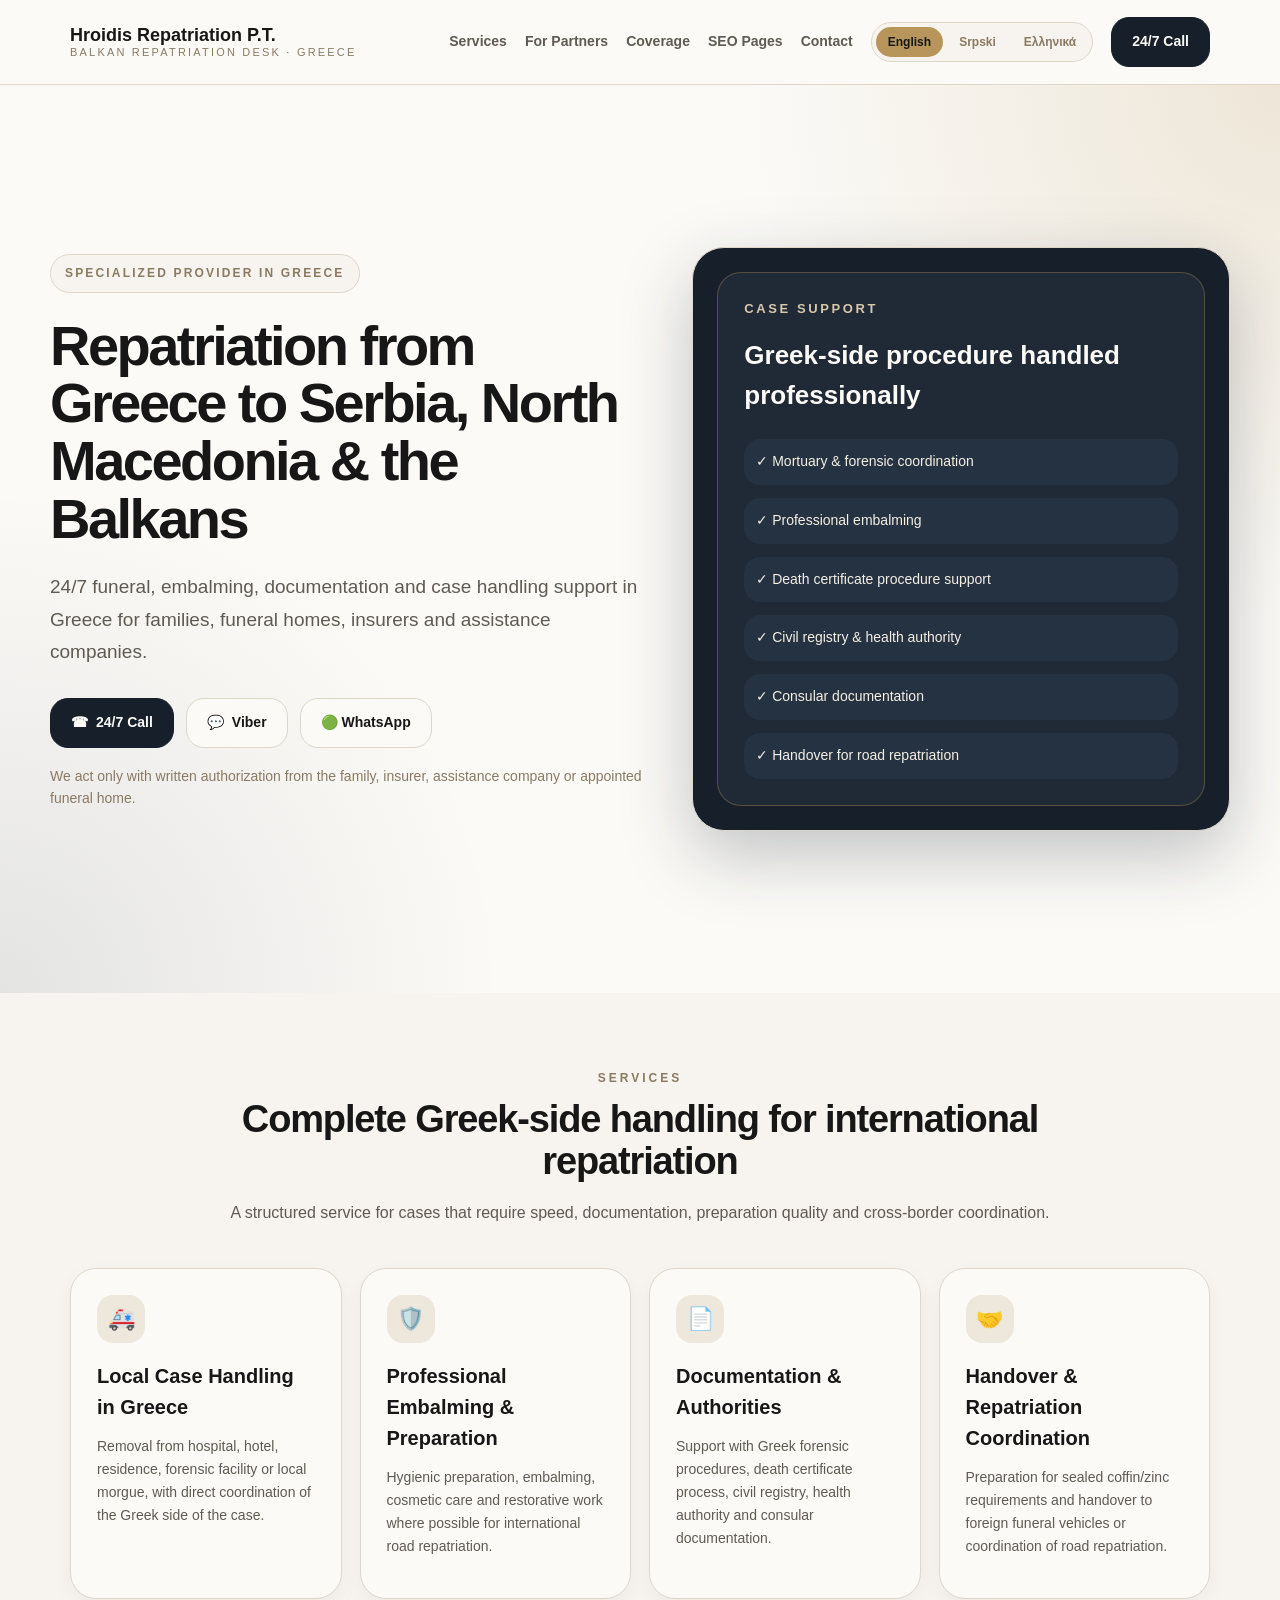
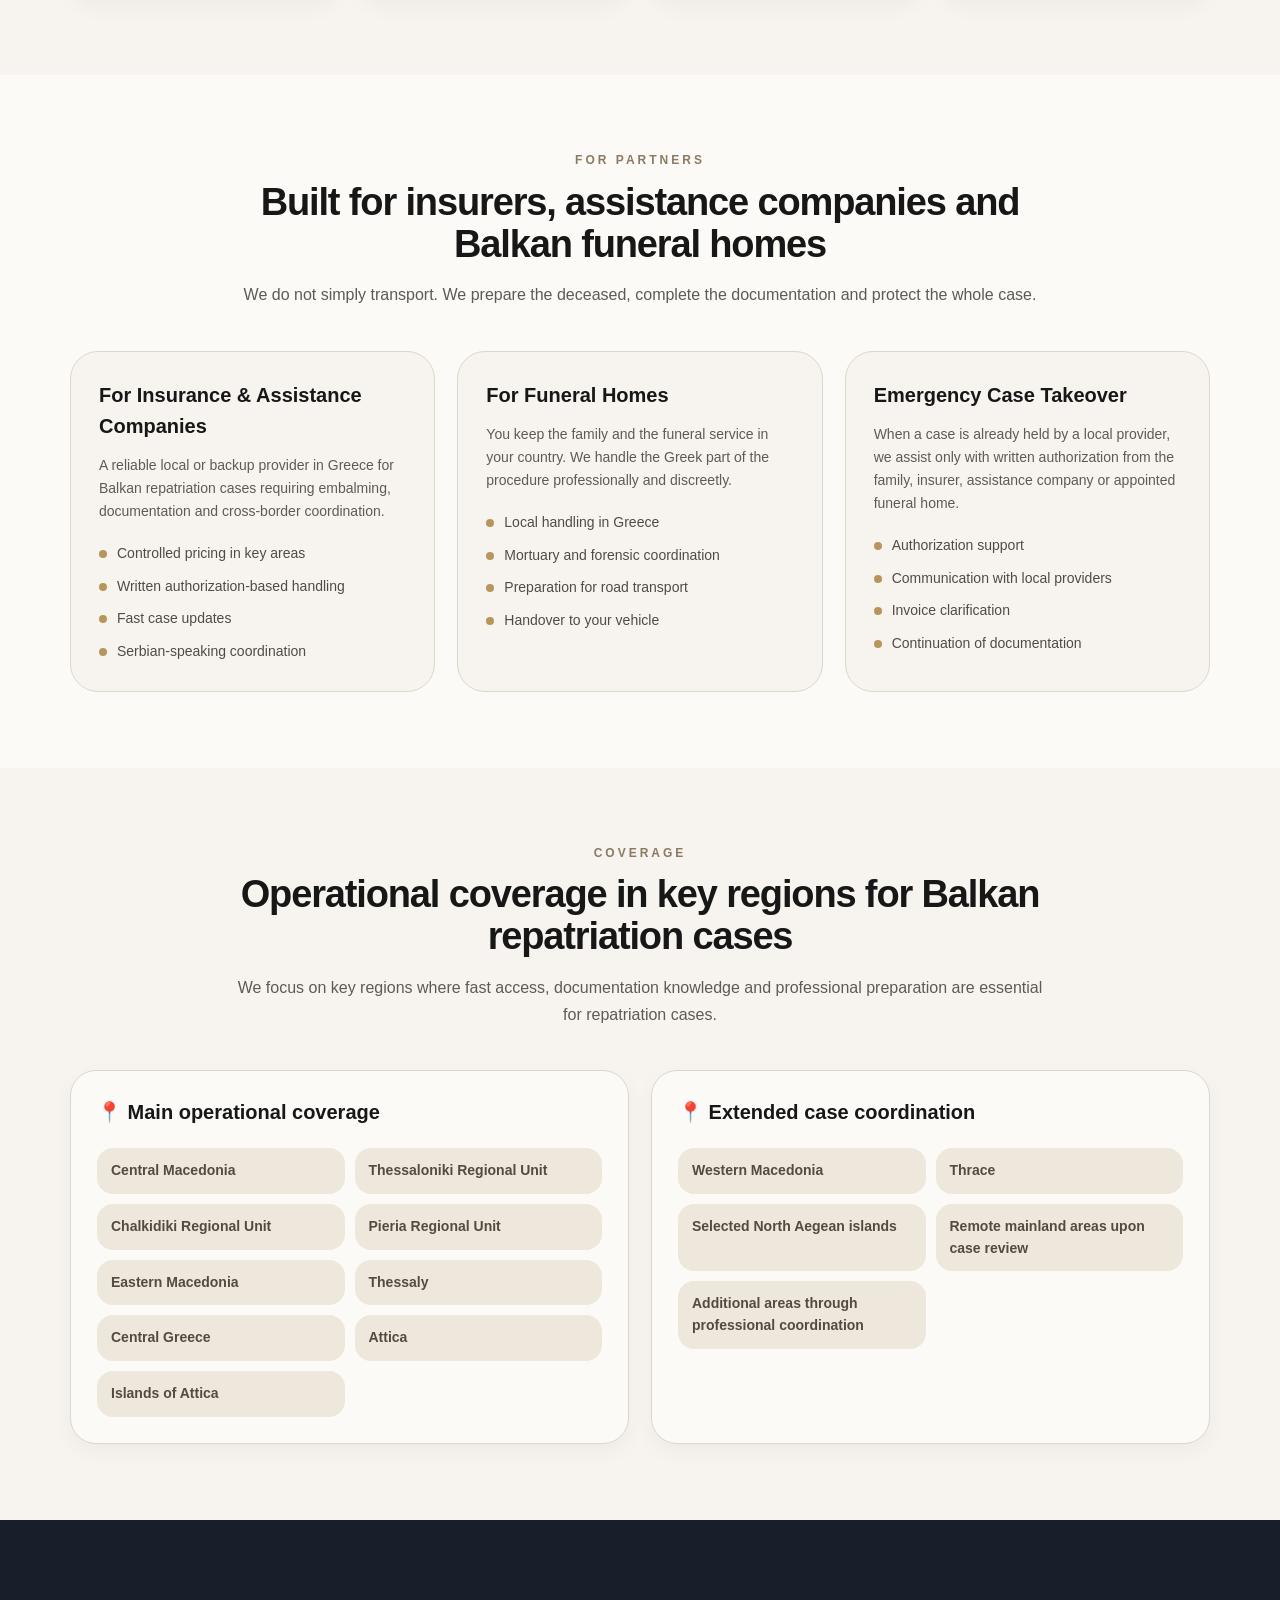
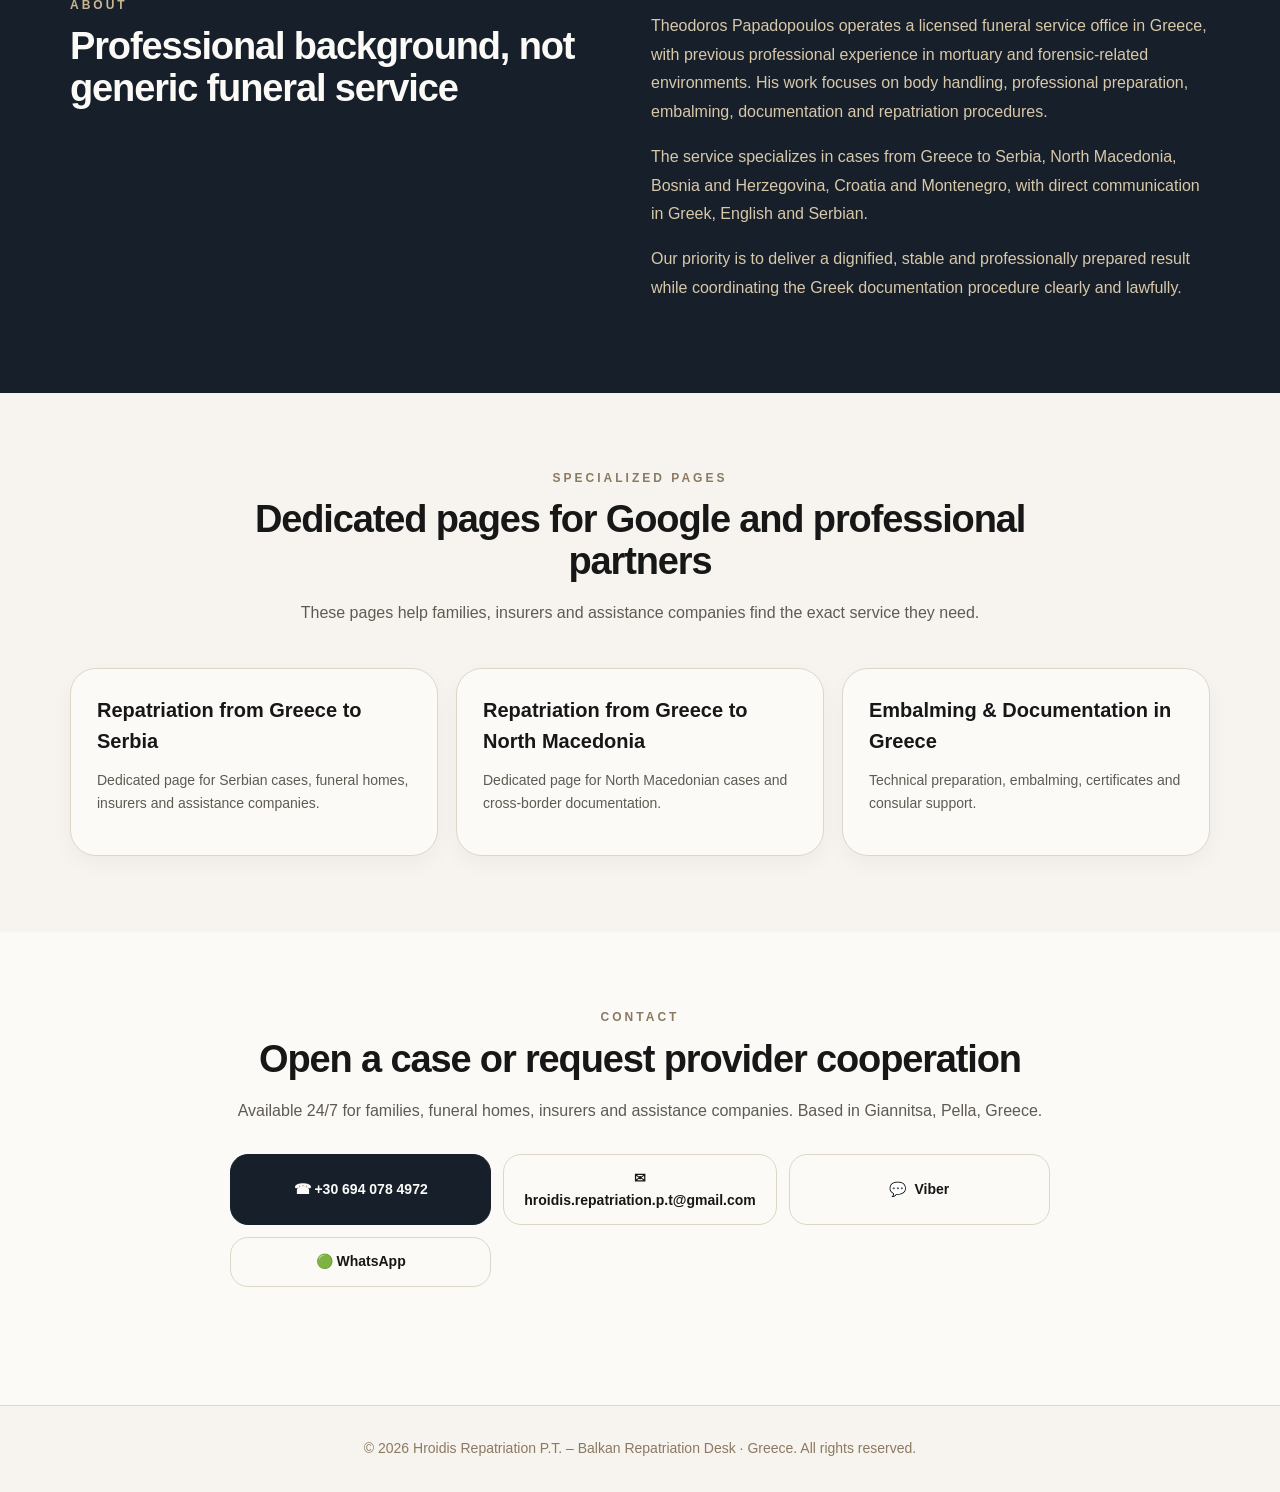
<file: index.html>
<!doctype html>
<html lang="en">
<head>
  <meta charset="utf-8"><meta name="viewport" content="width=device-width,initial-scale=1">
  <title>Hroidis Repatriation P.T. | Repatriation from Greece to Serbia & Balkans</title>
  <meta name="description" content="24/7 funeral, embalming, documentation and repatriation support in Greece for Serbia, North Macedonia and the Balkans.">
  <link rel="canonical" href="https://repatriation.hroidis.com/">
  <link rel="stylesheet" href="/style.css">
</head>
<body>
<header>
  <div class="wrap">
    <div class="nav">
      <a href="#top" class="brand"><strong>Hroidis Repatriation P.T.</strong><span data-i="brandSub">Balkan Repatriation Desk · Greece</span></a>
      <nav class="menu">
        <a href="#services" data-i="nav0">Services</a><a href="#partners" data-i="nav1">For Partners</a><a href="#coverage" data-i="nav2">Coverage</a><a href="#seo-pages" data-i="nav3">SEO Pages</a><a href="#contact" data-i="nav4">Contact</a>
        <div class="langs"><button onclick="setLang('en')" id="btn-en" class="active">English</button><button onclick="setLang('sr')" id="btn-sr">Srpski</button><button onclick="setLang('el')" id="btn-el">Ελληνικά</button></div>
        <a class="btn dark" href="tel:+306940784972" data-i="call">24/7 Call</a>
      </nav>
      <button class="mobile-toggle" onclick="toggleMenu()">☰</button>
    </div>
    <div class="mobile-menu" id="mobileMenu">
      <div class="langs"><button onclick="setLang('en')" id="m-btn-en" class="active">English</button><button onclick="setLang('sr')" id="m-btn-sr">Srpski</button><button onclick="setLang('el')" id="m-btn-el">Ελληνικά</button></div>
      <a href="#services" data-i="nav0">Services</a><a href="#partners" data-i="nav1">For Partners</a><a href="#coverage" data-i="nav2">Coverage</a><a href="#seo-pages" data-i="nav3">SEO Pages</a><a href="#contact" data-i="nav4">Contact</a>
    </div>
  </div>
</header>
<main id="top">
<section class="hero"><div class="wrap hero-grid"><div><div class="badge" data-i="heroBadge">Specialized Provider in Greece</div><h1 data-i="heroTitle">Repatriation from Greece to Serbia, North Macedonia & the Balkans</h1><p class="lead" data-i="heroText">24/7 funeral, embalming, documentation and case handling support in Greece for families, funeral homes, insurers and assistance companies.</p><div class="cta"><a class="btn dark" href="tel:+306940784972">☎ <span data-i="call">24/7 Call</span></a><a class="btn light" href="viber://chat?number=%2B306940784972">💬 <span data-i="whatsapp">Viber</span></a><a class="btn light" href="https://wa.me/306940784972">🟢 WhatsApp</a></div><p class="note" data-i="authorization">We act only with written authorization from the family, insurer, assistance company or appointed funeral home.</p></div><div class="case-card"><div class="case-inner"><div class="case-label" data-i="caseSupport">Case Support</div><h3 data-i="caseTitle">Greek-side procedure handled professionally</h3><div class="check-list" id="caseItems"></div></div></div></div></section>
<section id="services"><div class="wrap"><div class="section-title"><div class="eyebrow" data-i="servicesEyebrow">Services</div><h2 data-i="servicesTitle">Complete Greek-side handling for international repatriation</h2><p data-i="servicesText">A structured service for cases that require speed, documentation, preparation quality and cross-border coordination.</p></div><div class="grid4" id="servicesGrid"></div></div></section>
<section id="partners" style="background:var(--card)"><div class="wrap"><div class="section-title"><div class="eyebrow" data-i="partnersEyebrow">For Partners</div><h2 data-i="partnersTitle">Built for insurers, assistance companies and Balkan funeral homes</h2><p data-i="partnersText">We do not simply transport. We prepare the deceased, complete the documentation and protect the whole case.</p></div><div class="grid3" id="audiencesGrid"></div></div></section>
<section id="coverage"><div class="wrap"><div class="section-title"><div class="eyebrow" data-i="coverageEyebrow">Coverage</div><h2 data-i="coverageTitle">Operational coverage in key regions for Balkan repatriation cases</h2><p data-i="coverageText">We focus on key regions where fast access, documentation knowledge and professional preparation are essential for repatriation cases.</p></div><div class="grid2"><div class="card"><h3>📍 <span data-i="mainCoverage">Main operational coverage</span></h3><div class="area-grid" id="coverageDirect" style="margin-top:20px"></div></div><div class="card"><h3>📍 <span data-i="extendedCoverage">Extended case coordination</span></h3><div class="area-grid" id="coverageExtended" style="margin-top:20px"></div></div></div></div></section>
<section id="about" class="dark-section"><div class="wrap grid2"><div><div class="eyebrow" data-i="aboutEyebrow">About</div><h2 data-i="aboutTitle">Professional background, not generic funeral service</h2></div><div id="aboutParagraphs"></div></div></section>
<section id="seo-pages"><div class="wrap"><div class="section-title"><div class="eyebrow" data-i="seoEyebrow">Specialized Pages</div><h2 data-i="seoTitle">Dedicated pages for Google and professional partners</h2><p data-i="seoText">These pages help families, insurers and assistance companies find the exact service they need.</p></div><div class="seo-links"><a class="card" href="/serbia/"><h3>Repatriation from Greece to Serbia</h3><p>Dedicated page for Serbian cases, funeral homes, insurers and assistance companies.</p></a><a class="card" href="/north-macedonia/"><h3>Repatriation from Greece to North Macedonia</h3><p>Dedicated page for North Macedonian cases and cross-border documentation.</p></a><a class="card" href="/embalming-documentation/"><h3>Embalming & Documentation in Greece</h3><p>Technical preparation, embalming, certificates and consular support.</p></a></div></div></section>
<section id="contact" style="background:var(--card)"><div class="wrap"><div class="section-title"><div class="eyebrow" data-i="contactEyebrow">Contact</div><h2 data-i="contactTitle">Open a case or request provider cooperation</h2><p data-i="contactText">Available 24/7 for families, funeral homes, insurers and assistance companies. Based in Giannitsa, Pella, Greece.</p><div class="contact-grid"><a class="btn dark" href="tel:+306940784972">☎ +30 694 078 4972</a><a class="btn light" href="mailto:hroidis.repatriation.p.t@gmail.com">✉ hroidis.repatriation.p.t@gmail.com</a><a class="btn light" href="viber://chat?number=%2B306940784972">💬 <span data-i="whatsapp">Viber</span></a><a class="btn light" href="https://wa.me/306940784972">🟢 WhatsApp</a></div></div></div></section>
</main>
<footer>© <span id="year"></span> Hroidis Repatriation P.T. – Balkan Repatriation Desk · Greece. All rights reserved.</footer>
<script src="/main.js"></script>
</body>
</html>
</file>
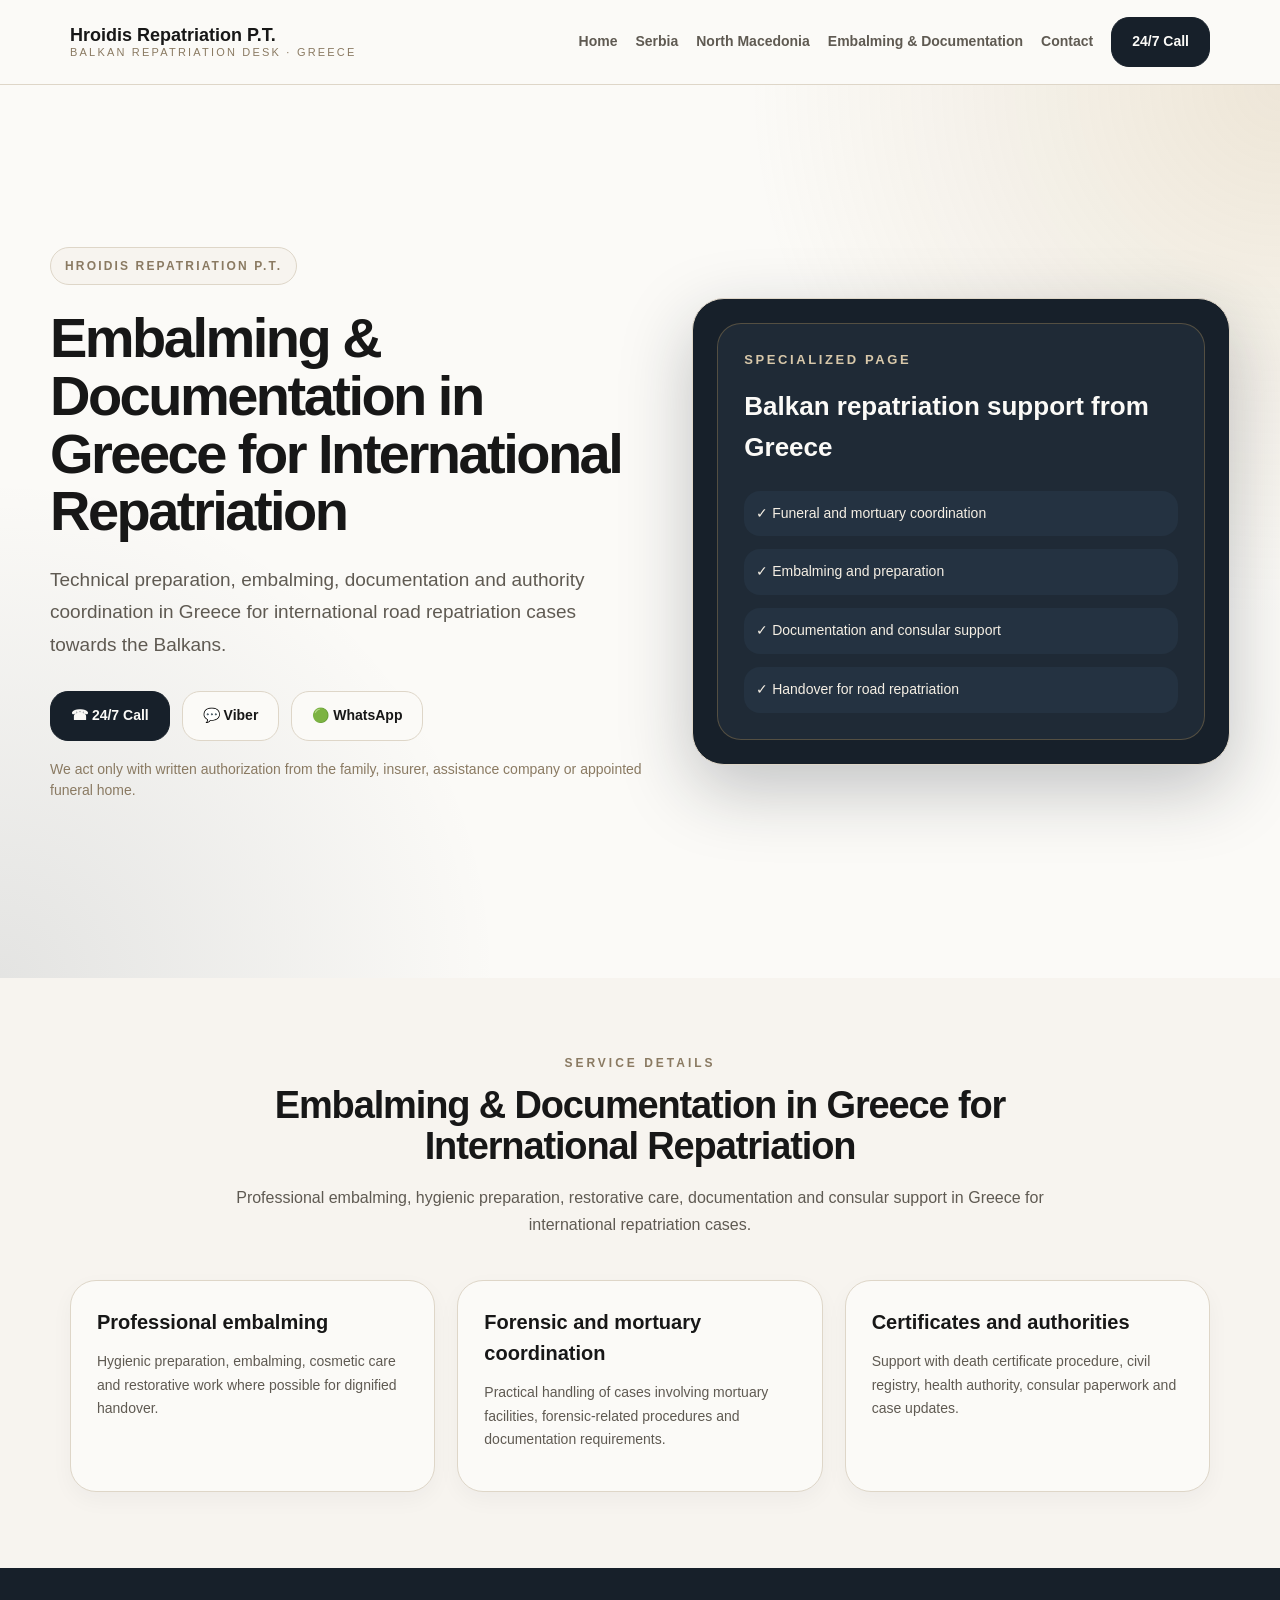
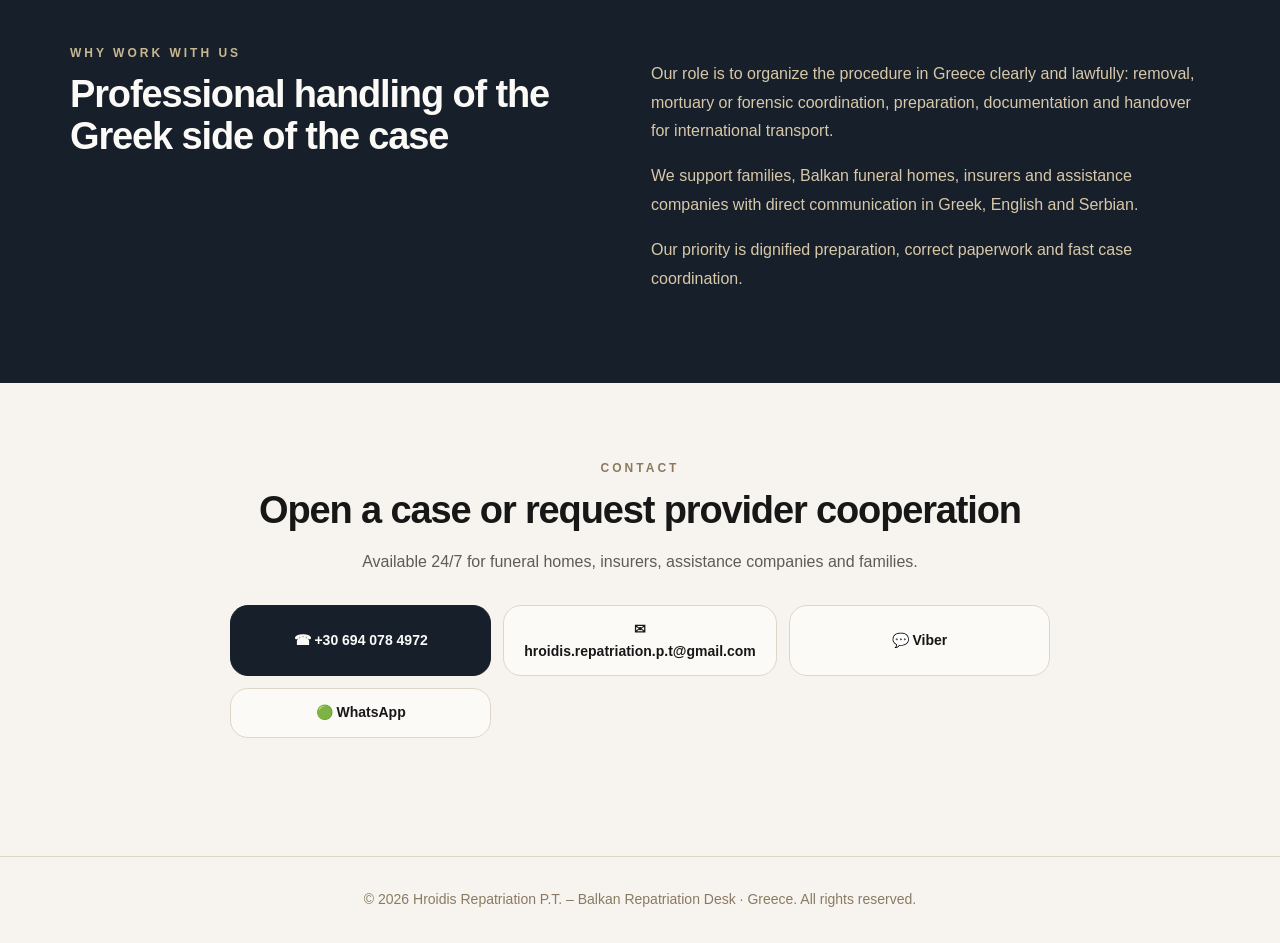
<file: embalming-documentation.html>
<!doctype html>
<html lang="en">
<head>
  <meta charset="utf-8"><meta name="viewport" content="width=device-width,initial-scale=1">
  <title>Embalming &amp; Documentation in Greece for Repatriation | Hroidis Repatriation P.T.</title>
  <meta name="description" content="Professional embalming, hygienic preparation, restorative care, documentation and consular support in Greece for international repatriation cases.">
  <meta name="keywords" content="embalming Greece repatriation, documentation for body repatriation Greece, balsamovanje u Grčkoj, funeral documents Greece">
  <link rel="canonical" href="https://repatriation.hroidis.com/embalming-documentation/">
  <link rel="stylesheet" href="/style.css">
</head>
<body>
<header><div class="wrap"><div class="nav"><a href="/" class="brand"><strong>Hroidis Repatriation P.T.</strong><span>Balkan Repatriation Desk · Greece</span></a><nav class="menu"><a href="/">Home</a><a href="/serbia/">Serbia</a><a href="/north-macedonia/">North Macedonia</a><a href="/embalming-documentation/">Embalming & Documentation</a><a href="/#contact">Contact</a><a class="btn dark" href="tel:+306940784972">24/7 Call</a></nav><button class="mobile-toggle" onclick="toggleMenu()">☰</button></div><div class="mobile-menu" id="mobileMenu"><a href="/">Home</a><a href="/serbia/">Serbia</a><a href="/north-macedonia/">North Macedonia</a><a href="/embalming-documentation/">Embalming & Documentation</a></div></div></header>
<main id="top">
<section class="hero"><div class="wrap hero-grid"><div><div class="badge">Hroidis Repatriation P.T.</div><h1>Embalming &amp; Documentation in Greece for International Repatriation</h1><p class="lead">Technical preparation, embalming, documentation and authority coordination in Greece for international road repatriation cases towards the Balkans.</p><div class="cta"><a class="btn dark" href="tel:+306940784972">☎ 24/7 Call</a><a class="btn light" href="viber://chat?number=%2B306940784972">💬 Viber</a><a class="btn light" href="https://wa.me/306940784972">🟢 WhatsApp</a></div><p class="note">We act only with written authorization from the family, insurer, assistance company or appointed funeral home.</p></div><div class="case-card"><div class="case-inner"><div class="case-label">Specialized page</div><h3>Balkan repatriation support from Greece</h3><div class="check-list"><div class="check">✓ Funeral and mortuary coordination</div><div class="check">✓ Embalming and preparation</div><div class="check">✓ Documentation and consular support</div><div class="check">✓ Handover for road repatriation</div></div></div></div></div></section>
<section><div class="wrap"><div class="section-title"><div class="eyebrow">Service details</div><h2>Embalming &amp; Documentation in Greece for International Repatriation</h2><p>Professional embalming, hygienic preparation, restorative care, documentation and consular support in Greece for international repatriation cases.</p></div><div class="grid3"><div class='card'><h3>Professional embalming</h3><p>Hygienic preparation, embalming, cosmetic care and restorative work where possible for dignified handover.</p></div><div class='card'><h3>Forensic and mortuary coordination</h3><p>Practical handling of cases involving mortuary facilities, forensic-related procedures and documentation requirements.</p></div><div class='card'><h3>Certificates and authorities</h3><p>Support with death certificate procedure, civil registry, health authority, consular paperwork and case updates.</p></div></div></div></section>
<section class="dark-section"><div class="wrap grid2"><div><div class="eyebrow">Why work with us</div><h2>Professional handling of the Greek side of the case</h2></div><div><p>Our role is to organize the procedure in Greece clearly and lawfully: removal, mortuary or forensic coordination, preparation, documentation and handover for international transport.</p><p>We support families, Balkan funeral homes, insurers and assistance companies with direct communication in Greek, English and Serbian.</p><p>Our priority is dignified preparation, correct paperwork and fast case coordination.</p></div></div></section>
<section><div class="wrap"><div class="section-title"><div class="eyebrow">Contact</div><h2>Open a case or request provider cooperation</h2><p>Available 24/7 for funeral homes, insurers, assistance companies and families.</p><div class="contact-grid"><a class="btn dark" href="tel:+306940784972">☎ +30 694 078 4972</a><a class="btn light" href="mailto:hroidis.repatriation.p.t@gmail.com">✉ hroidis.repatriation.p.t@gmail.com</a><a class="btn light" href="viber://chat?number=%2B306940784972">💬 Viber</a><a class="btn light" href="https://wa.me/306940784972">🟢 WhatsApp</a></div></div></div></section>
</main><footer>© <span id="year"></span> Hroidis Repatriation P.T. – Balkan Repatriation Desk · Greece. All rights reserved.</footer>
<script>function toggleMenu(){document.getElementById("mobileMenu").classList.toggle("open")}document.getElementById("year").textContent=new Date().getFullYear();</script>
</body></html>
</file>
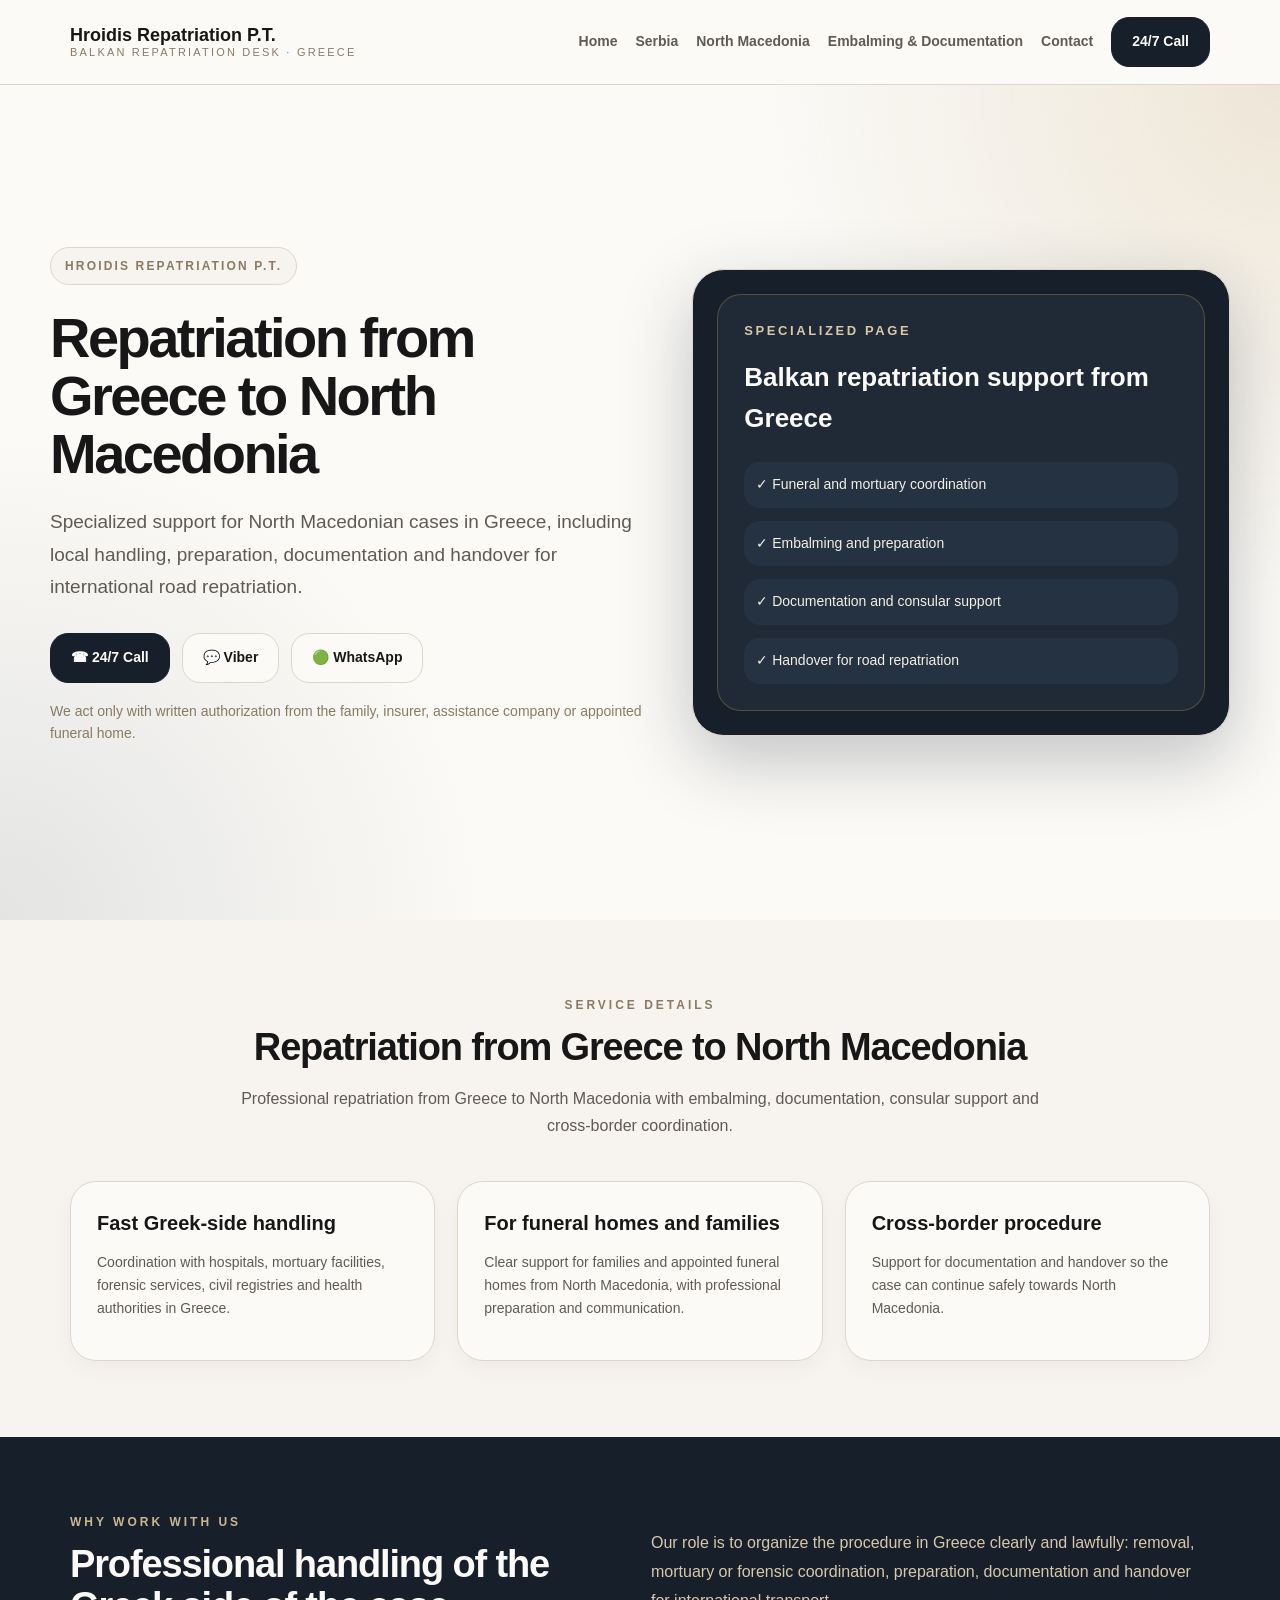
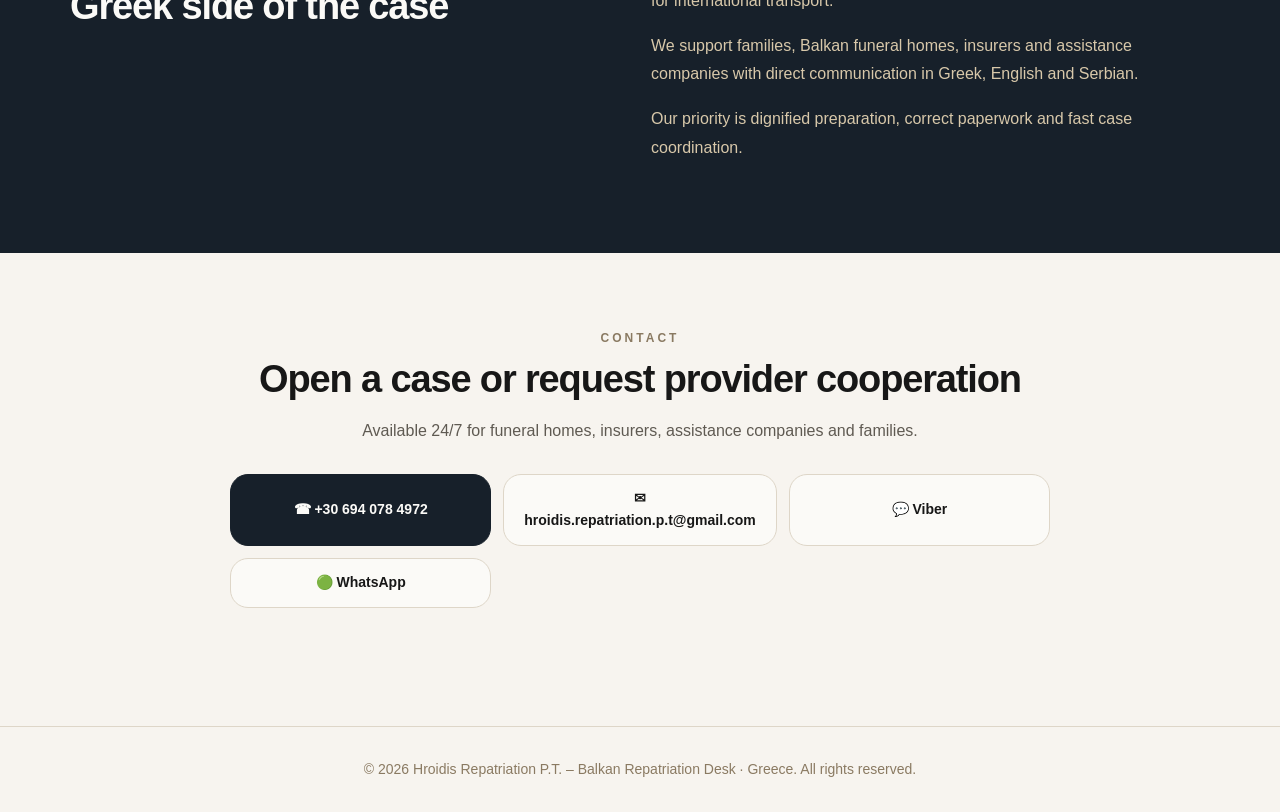
<file: north-macedonia.html>
<!doctype html>
<html lang="en">
<head>
  <meta charset="utf-8"><meta name="viewport" content="width=device-width,initial-scale=1">
  <title>Repatriation from Greece to North Macedonia | Hroidis Repatriation P.T.</title>
  <meta name="description" content="Professional repatriation from Greece to North Macedonia with embalming, documentation, consular support and cross-border coordination.">
  <meta name="keywords" content="repatriation from Greece to North Macedonia, body transport Greece North Macedonia, prevoz pokojnika iz Grčke za Makedoniju, repatrijacija iz Grčke">
  <link rel="canonical" href="https://repatriation.hroidis.com/north-macedonia/">
  <link rel="stylesheet" href="/style.css">
</head>
<body>
<header><div class="wrap"><div class="nav"><a href="/" class="brand"><strong>Hroidis Repatriation P.T.</strong><span>Balkan Repatriation Desk · Greece</span></a><nav class="menu"><a href="/">Home</a><a href="/serbia/">Serbia</a><a href="/north-macedonia/">North Macedonia</a><a href="/embalming-documentation/">Embalming & Documentation</a><a href="/#contact">Contact</a><a class="btn dark" href="tel:+306940784972">24/7 Call</a></nav><button class="mobile-toggle" onclick="toggleMenu()">☰</button></div><div class="mobile-menu" id="mobileMenu"><a href="/">Home</a><a href="/serbia/">Serbia</a><a href="/north-macedonia/">North Macedonia</a><a href="/embalming-documentation/">Embalming & Documentation</a></div></div></header>
<main id="top">
<section class="hero"><div class="wrap hero-grid"><div><div class="badge">Hroidis Repatriation P.T.</div><h1>Repatriation from Greece to North Macedonia</h1><p class="lead">Specialized support for North Macedonian cases in Greece, including local handling, preparation, documentation and handover for international road repatriation.</p><div class="cta"><a class="btn dark" href="tel:+306940784972">☎ 24/7 Call</a><a class="btn light" href="viber://chat?number=%2B306940784972">💬 Viber</a><a class="btn light" href="https://wa.me/306940784972">🟢 WhatsApp</a></div><p class="note">We act only with written authorization from the family, insurer, assistance company or appointed funeral home.</p></div><div class="case-card"><div class="case-inner"><div class="case-label">Specialized page</div><h3>Balkan repatriation support from Greece</h3><div class="check-list"><div class="check">✓ Funeral and mortuary coordination</div><div class="check">✓ Embalming and preparation</div><div class="check">✓ Documentation and consular support</div><div class="check">✓ Handover for road repatriation</div></div></div></div></div></section>
<section><div class="wrap"><div class="section-title"><div class="eyebrow">Service details</div><h2>Repatriation from Greece to North Macedonia</h2><p>Professional repatriation from Greece to North Macedonia with embalming, documentation, consular support and cross-border coordination.</p></div><div class="grid3"><div class='card'><h3>Fast Greek-side handling</h3><p>Coordination with hospitals, mortuary facilities, forensic services, civil registries and health authorities in Greece.</p></div><div class='card'><h3>For funeral homes and families</h3><p>Clear support for families and appointed funeral homes from North Macedonia, with professional preparation and communication.</p></div><div class='card'><h3>Cross-border procedure</h3><p>Support for documentation and handover so the case can continue safely towards North Macedonia.</p></div></div></div></section>
<section class="dark-section"><div class="wrap grid2"><div><div class="eyebrow">Why work with us</div><h2>Professional handling of the Greek side of the case</h2></div><div><p>Our role is to organize the procedure in Greece clearly and lawfully: removal, mortuary or forensic coordination, preparation, documentation and handover for international transport.</p><p>We support families, Balkan funeral homes, insurers and assistance companies with direct communication in Greek, English and Serbian.</p><p>Our priority is dignified preparation, correct paperwork and fast case coordination.</p></div></div></section>
<section><div class="wrap"><div class="section-title"><div class="eyebrow">Contact</div><h2>Open a case or request provider cooperation</h2><p>Available 24/7 for funeral homes, insurers, assistance companies and families.</p><div class="contact-grid"><a class="btn dark" href="tel:+306940784972">☎ +30 694 078 4972</a><a class="btn light" href="mailto:hroidis.repatriation.p.t@gmail.com">✉ hroidis.repatriation.p.t@gmail.com</a><a class="btn light" href="viber://chat?number=%2B306940784972">💬 Viber</a><a class="btn light" href="https://wa.me/306940784972">🟢 WhatsApp</a></div></div></div></section>
</main><footer>© <span id="year"></span> Hroidis Repatriation P.T. – Balkan Repatriation Desk · Greece. All rights reserved.</footer>
<script>function toggleMenu(){document.getElementById("mobileMenu").classList.toggle("open")}document.getElementById("year").textContent=new Date().getFullYear();</script>
</body></html>
</file>
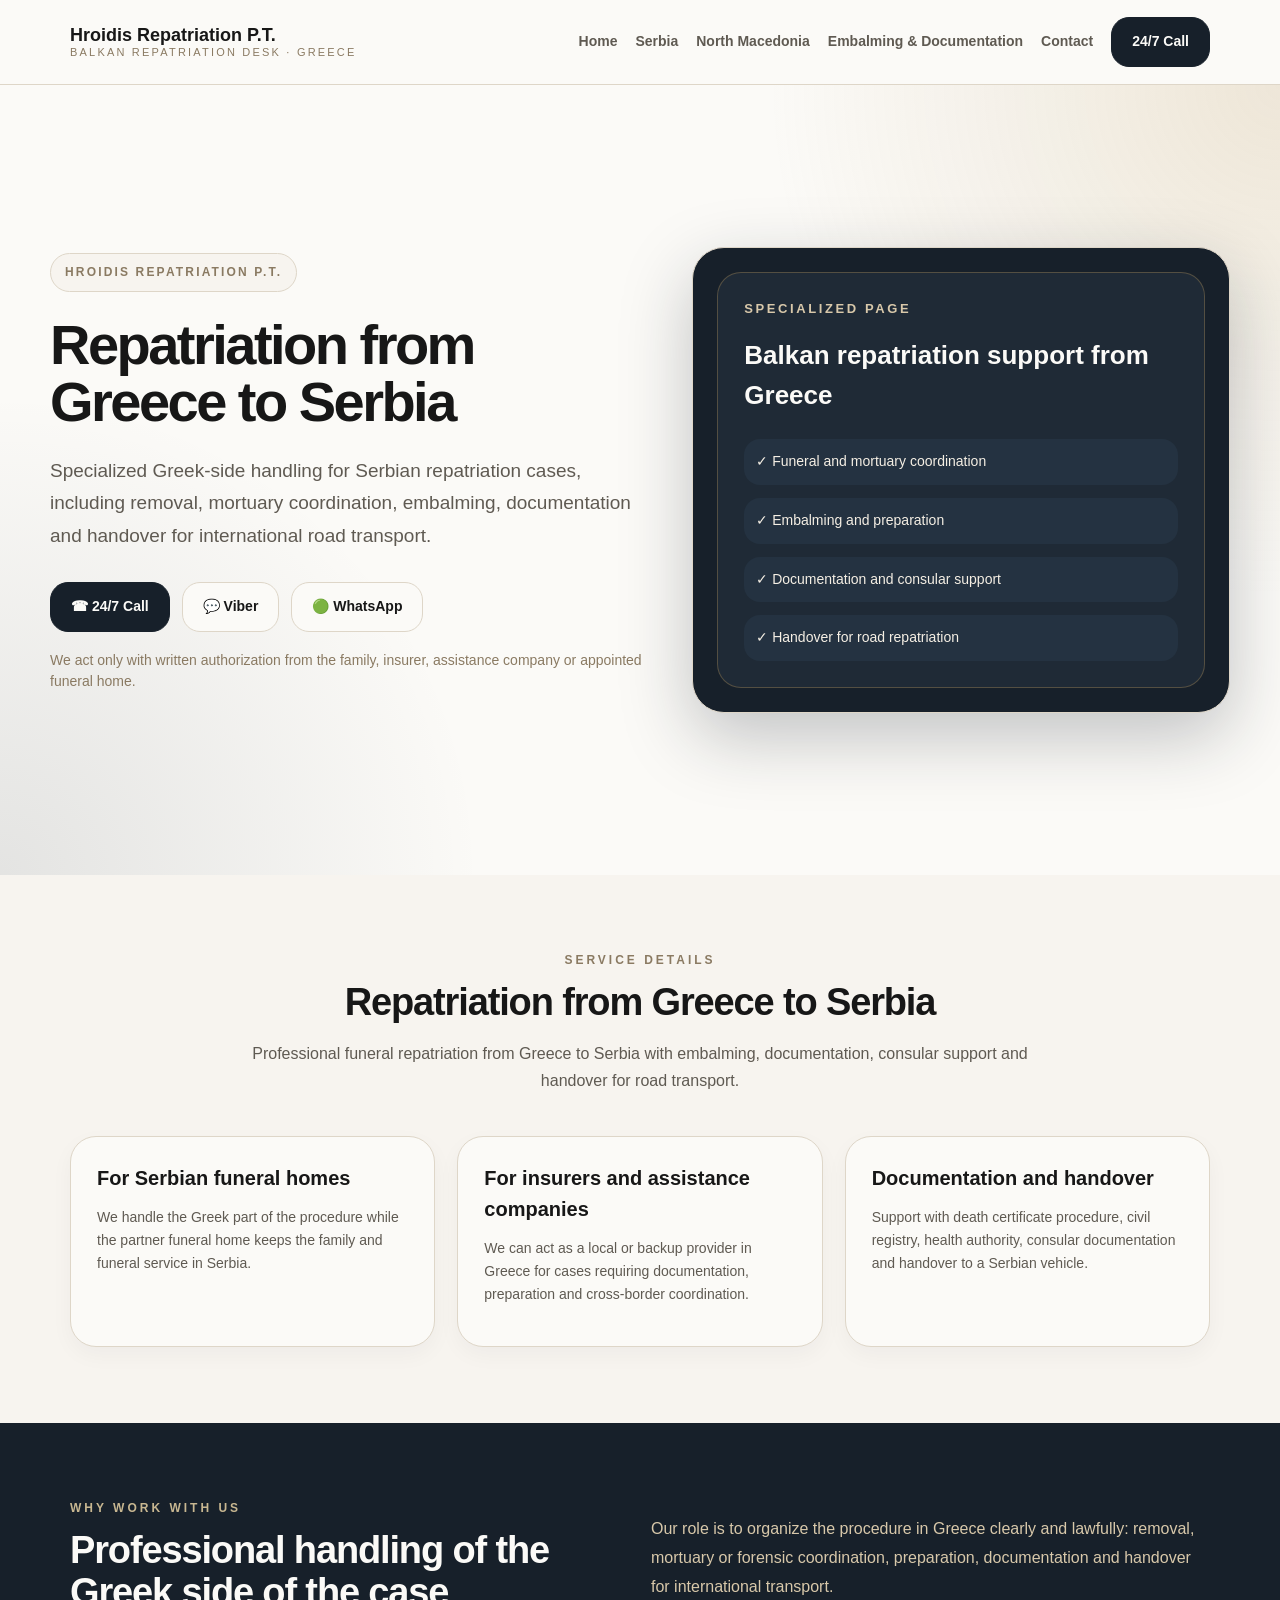
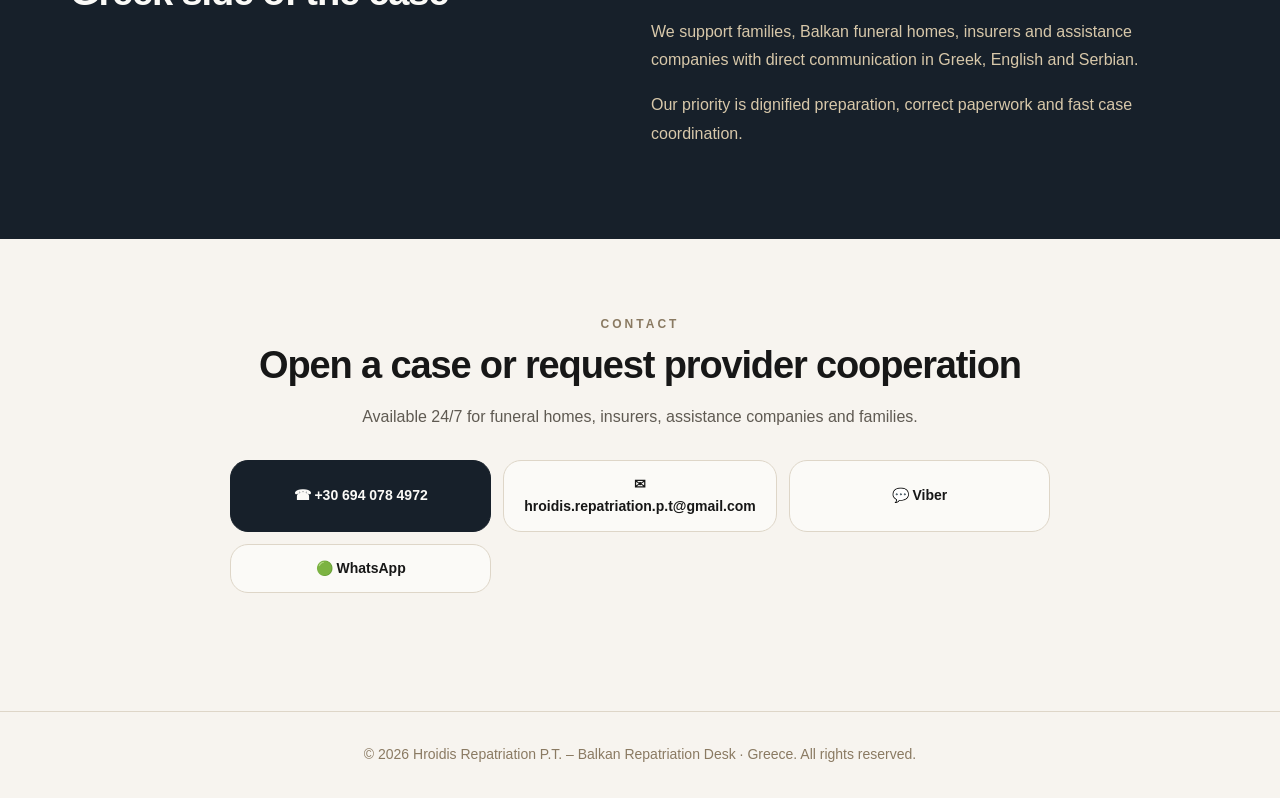
<file: serbia.html>
<!doctype html>
<html lang="en">
<head>
  <meta charset="utf-8"><meta name="viewport" content="width=device-width,initial-scale=1">
  <title>Repatriation from Greece to Serbia | Hroidis Repatriation P.T.</title>
  <meta name="description" content="Professional funeral repatriation from Greece to Serbia with embalming, documentation, consular support and handover for road transport.">
  <meta name="keywords" content="repatriation from Greece to Serbia, body transport Greece Serbia, prevoz pokojnika iz Grčke za Srbiju, repatrijacija pokojnika iz Grčke">
  <link rel="canonical" href="https://repatriation.hroidis.com/serbia/">
  <link rel="stylesheet" href="/style.css">
</head>
<body>
<header><div class="wrap"><div class="nav"><a href="/" class="brand"><strong>Hroidis Repatriation P.T.</strong><span>Balkan Repatriation Desk · Greece</span></a><nav class="menu"><a href="/">Home</a><a href="/serbia/">Serbia</a><a href="/north-macedonia/">North Macedonia</a><a href="/embalming-documentation/">Embalming & Documentation</a><a href="/#contact">Contact</a><a class="btn dark" href="tel:+306940784972">24/7 Call</a></nav><button class="mobile-toggle" onclick="toggleMenu()">☰</button></div><div class="mobile-menu" id="mobileMenu"><a href="/">Home</a><a href="/serbia/">Serbia</a><a href="/north-macedonia/">North Macedonia</a><a href="/embalming-documentation/">Embalming & Documentation</a></div></div></header>
<main id="top">
<section class="hero"><div class="wrap hero-grid"><div><div class="badge">Hroidis Repatriation P.T.</div><h1>Repatriation from Greece to Serbia</h1><p class="lead">Specialized Greek-side handling for Serbian repatriation cases, including removal, mortuary coordination, embalming, documentation and handover for international road transport.</p><div class="cta"><a class="btn dark" href="tel:+306940784972">☎ 24/7 Call</a><a class="btn light" href="viber://chat?number=%2B306940784972">💬 Viber</a><a class="btn light" href="https://wa.me/306940784972">🟢 WhatsApp</a></div><p class="note">We act only with written authorization from the family, insurer, assistance company or appointed funeral home.</p></div><div class="case-card"><div class="case-inner"><div class="case-label">Specialized page</div><h3>Balkan repatriation support from Greece</h3><div class="check-list"><div class="check">✓ Funeral and mortuary coordination</div><div class="check">✓ Embalming and preparation</div><div class="check">✓ Documentation and consular support</div><div class="check">✓ Handover for road repatriation</div></div></div></div></div></section>
<section><div class="wrap"><div class="section-title"><div class="eyebrow">Service details</div><h2>Repatriation from Greece to Serbia</h2><p>Professional funeral repatriation from Greece to Serbia with embalming, documentation, consular support and handover for road transport.</p></div><div class="grid3"><div class='card'><h3>For Serbian funeral homes</h3><p>We handle the Greek part of the procedure while the partner funeral home keeps the family and funeral service in Serbia.</p></div><div class='card'><h3>For insurers and assistance companies</h3><p>We can act as a local or backup provider in Greece for cases requiring documentation, preparation and cross-border coordination.</p></div><div class='card'><h3>Documentation and handover</h3><p>Support with death certificate procedure, civil registry, health authority, consular documentation and handover to a Serbian vehicle.</p></div></div></div></section>
<section class="dark-section"><div class="wrap grid2"><div><div class="eyebrow">Why work with us</div><h2>Professional handling of the Greek side of the case</h2></div><div><p>Our role is to organize the procedure in Greece clearly and lawfully: removal, mortuary or forensic coordination, preparation, documentation and handover for international transport.</p><p>We support families, Balkan funeral homes, insurers and assistance companies with direct communication in Greek, English and Serbian.</p><p>Our priority is dignified preparation, correct paperwork and fast case coordination.</p></div></div></section>
<section><div class="wrap"><div class="section-title"><div class="eyebrow">Contact</div><h2>Open a case or request provider cooperation</h2><p>Available 24/7 for funeral homes, insurers, assistance companies and families.</p><div class="contact-grid"><a class="btn dark" href="tel:+306940784972">☎ +30 694 078 4972</a><a class="btn light" href="mailto:hroidis.repatriation.p.t@gmail.com">✉ hroidis.repatriation.p.t@gmail.com</a><a class="btn light" href="viber://chat?number=%2B306940784972">💬 Viber</a><a class="btn light" href="https://wa.me/306940784972">🟢 WhatsApp</a></div></div></div></section>
</main><footer>© <span id="year"></span> Hroidis Repatriation P.T. – Balkan Repatriation Desk · Greece. All rights reserved.</footer>
<script>function toggleMenu(){document.getElementById("mobileMenu").classList.toggle("open")}document.getElementById("year").textContent=new Date().getFullYear();</script>
</body></html>
</file>
<file: style.css>
:root{--dark:#17202a;--dark2:#233142;--gold:#b8965b;--bg:#f7f4ef;--card:#fbfaf7;--border:#ded6c8;--text:#171717;--muted:#5f5a52;--muted2:#8a7a62;--soft:#eee7dc}
*{box-sizing:border-box}html{scroll-behavior:smooth}body{margin:0;font-family:Arial,Helvetica,sans-serif;background:var(--bg);color:var(--text);line-height:1.55}a{text-decoration:none;color:inherit}.wrap{max-width:1180px;margin:0 auto;padding:0 20px}
header{position:sticky;top:0;z-index:10;background:rgba(251,250,247,.96);border-bottom:1px solid var(--border);backdrop-filter:blur(10px)}.nav{display:flex;align-items:center;justify-content:space-between;gap:18px;padding:17px 0}.brand{display:flex;flex-direction:column;line-height:1.15}.brand strong{font-size:18px}.brand span{font-size:11px;text-transform:uppercase;letter-spacing:.2em;color:var(--muted2)}
.menu{display:flex;align-items:center;gap:18px;font-size:14px;color:var(--muted);font-weight:700}.menu a:hover{color:var(--text)}
.btn{display:inline-flex;align-items:center;justify-content:center;gap:8px;padding:13px 20px;border-radius:18px;font-weight:800;font-size:14px;border:1px solid var(--border)}.btn.dark{background:var(--dark);color:var(--card);border-color:var(--dark)}.btn.dark:hover{background:var(--dark2)}.btn.light{background:var(--card)}
.langs{display:flex;gap:4px;border:1px solid var(--border);background:var(--bg);padding:4px;border-radius:999px}.langs button{border:0;background:transparent;color:var(--muted2);font-weight:800;font-size:12px;padding:8px 12px;border-radius:999px;cursor:pointer}.langs button.active{background:var(--gold);color:var(--text)}
.hero{position:relative;overflow:hidden;background:var(--card)}.hero:before{content:"";position:absolute;inset:0;background:radial-gradient(circle at top right,rgba(184,150,91,.20),transparent 34%),radial-gradient(circle at bottom left,rgba(23,32,42,.10),transparent 32%)}
.hero-grid{position:relative;display:grid;grid-template-columns:1.05fr .95fr;gap:48px;align-items:center;padding:86px 0}.badge{display:inline-flex;border:1px solid var(--border);background:var(--bg);padding:9px 14px;border-radius:999px;font-size:12px;font-weight:900;letter-spacing:.18em;text-transform:uppercase;color:var(--muted2)}
h1{font-size:56px;line-height:1.03;margin:24px 0 0;letter-spacing:-.045em}h2{font-size:38px;line-height:1.1;margin:0;letter-spacing:-.03em}h3{margin:0;font-size:20px}.lead{font-size:19px;line-height:1.7;color:var(--muted);max-width:690px;margin-top:24px}.cta{display:flex;gap:12px;flex-wrap:wrap;margin-top:30px}.note{margin-top:18px;color:var(--muted2);font-size:14px}
.case-card{background:var(--dark);border:1px solid var(--border);border-radius:32px;color:var(--card);padding:24px;box-shadow:0 24px 70px rgba(23,32,42,.25)}.case-inner{background:#1f2a36;border:1px solid rgba(184,150,91,.35);border-radius:24px;padding:26px}.case-label{font-size:13px;text-transform:uppercase;letter-spacing:.2em;color:#d8c8aa;font-weight:900}.case-card h3{font-size:26px;margin-top:16px}.check-list{display:grid;gap:13px;margin-top:24px}.check{background:#243241;border-radius:16px;padding:12px;color:#f5efe4;font-size:14px}
section{padding:76px 0}.section-title{text-align:center;max-width:820px;margin:0 auto 42px}.eyebrow{font-size:12px;letter-spacing:.25em;text-transform:uppercase;color:var(--muted2);font-weight:900;margin-bottom:12px}.section-title p{color:var(--muted);font-size:16px;line-height:1.7;margin-top:16px}
.grid4{display:grid;grid-template-columns:repeat(4,1fr);gap:18px}.grid3{display:grid;grid-template-columns:repeat(3,1fr);gap:22px}.grid2{display:grid;grid-template-columns:repeat(2,1fr);gap:22px}.card{background:var(--card);border:1px solid var(--border);border-radius:26px;padding:26px;box-shadow:0 8px 22px rgba(23,32,42,.04)}.soft-card{background:var(--bg);border:1px solid var(--border);border-radius:28px;padding:28px}.icon{width:48px;height:48px;border-radius:16px;background:var(--soft);display:flex;align-items:center;justify-content:center;color:var(--dark);font-size:22px;margin-bottom:18px}.card p,.soft-card p{color:var(--muted);font-size:14px;line-height:1.65;margin-top:12px}
ul{list-style:none;margin:20px 0 0;padding:0;display:grid;gap:11px}li{display:flex;gap:10px;color:#514b43;font-size:14px}li:before{content:"";width:8px;height:8px;border-radius:999px;background:var(--gold);margin-top:7px;flex:0 0 auto}.area-grid{display:grid;grid-template-columns:repeat(2,1fr);gap:10px}.pill{background:var(--soft);border-radius:16px;padding:12px 14px;font-weight:700;color:#514b43;font-size:14px}.dark-section{background:var(--dark);color:var(--card)}.dark-section .eyebrow{color:#c8b791}.dark-section p{color:#d8c8aa;line-height:1.8;margin-bottom:14px}.contact-grid{display:grid;grid-template-columns:repeat(3,1fr);gap:12px;margin-top:30px}footer{border-top:1px solid var(--border);text-align:center;color:var(--muted2);font-size:14px;padding:32px 20px}.seo-links{display:grid;grid-template-columns:repeat(3,1fr);gap:18px}.mobile-toggle,.mobile-menu{display:none}
@media(max-width:920px){.menu{display:none}.mobile-toggle{display:block;border:1px solid var(--border);background:var(--card);border-radius:12px;padding:10px;font-weight:900}.mobile-menu.open{display:grid;gap:12px;padding-bottom:18px}.hero-grid,.grid2{grid-template-columns:1fr}.grid4,.grid3,.contact-grid,.seo-links{grid-template-columns:1fr}h1{font-size:40px}h2{font-size:30px}.hero-grid{padding:56px 0}section{padding:56px 0}.area-grid{grid-template-columns:1fr}}
</file>
